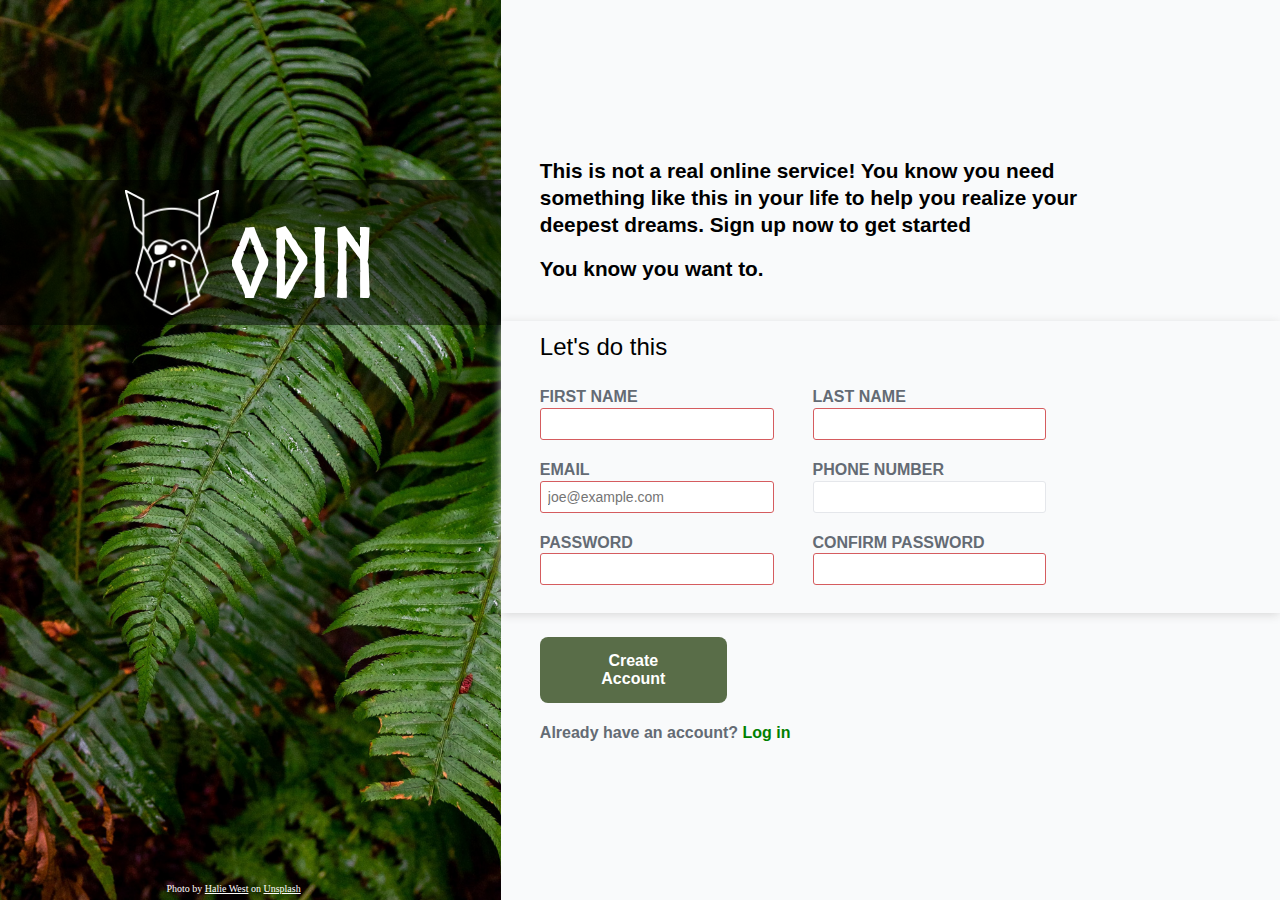
<file: index.html>
<!DOCTYPE html>
<html lang="en">
<head>
    <meta charset="UTF-8">
    <title>Sign Up Form</title>
    <link rel="stylesheet" href="styles.css">
    <script defer src="script.js"></script>
</head>
<body>
    <div class= "banner">
        <div class="logo">
            <div class="favicon"></div>
            <div class="name">ODIN</div>
        </div>
        <div class="credit">Photo by <u>Halie West</u> on <u>Unsplash</u></div>
    </div>

    <div class="form_container">
        <div class="Abstract">This is not a real online service! You know you need something like this in your life to help you realize your deepest dreams. Sign up now to get started
        <div class="coerce">You know you want to.</div></div>
        
        <form action="" method="get" class="user">
            <div class='user-form'>
                <div class="form-header">Let's do this</div>
                <div class = 'form-row'>
                    <label for="first-name">FIRST NAME</label>
                    <input id="first-name" name="first-name" type="text" required/>
                </div>
                <div class = 'form-row'>
                    <label for="last-name">LAST NAME</label>
                    <input id="last-name" name="last-name" type="text" required/>
                </div>

                <div class='form-row'>
                    <label for="email">EMAIL</label>
                    <input id="email"
                        name="email"
                        type="email"
                        placeholder="joe@example.com"
                        required />
                </div>

                <div class='form-row'>
                    <label for="phone">PHONE NUMBER</label>
                    <input id="number"
                        name="phone"
                        type="tel">
                </div> 

                <div class="form-row password">
                    <label for="password">PASSWORD</label>
                    <input id="password"
                        type = "password"
                        name = "password" required>
                </div>

                <div class="form-row">
                    <label for="confirm_password">CONFIRM PASSWORD</label>
                    <input id="confirm_password"
                        type = "password"
                        name = "confirm_password" required>
                </div>
        </div>
        <div class='form-row'>
            <button>Create Account</button>
          </div>

        <div class="log-in">
        Already have an account? <span>Log in</span>
        </div>
    
        </form>
    </div>

</body>
</html>
</file>
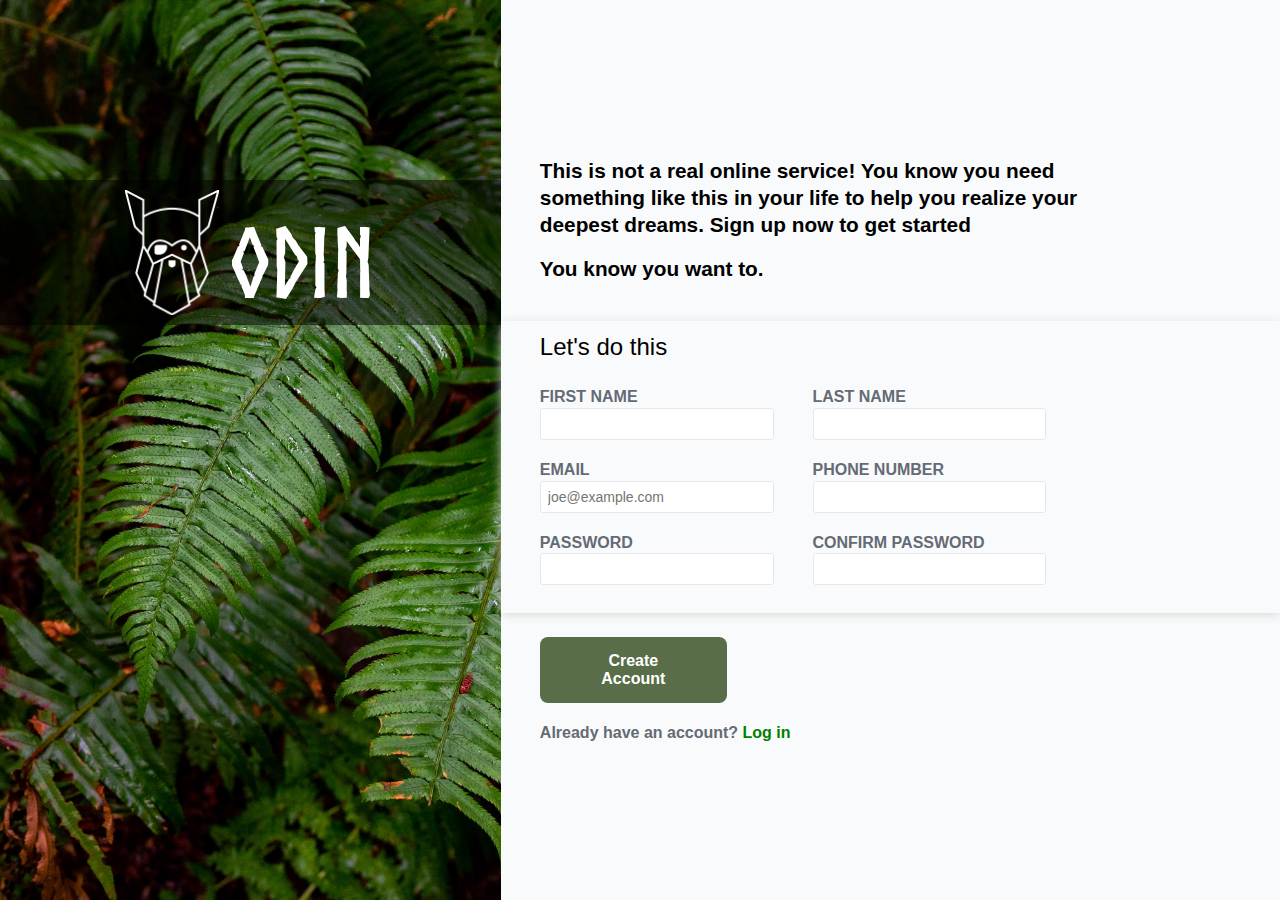
<file: sign_up.html>
<!DOCTYPE html>
<html lang="en">
<head>
    <meta charset="UTF-8">
    <title>Sign Up Form</title>
    <link rel="stylesheet" href="styles.css">
</head>
<body>
    <div class= "banner">
        <div class="logo">
            <div class="favicon"></div>
            <div class="name">ODIN</div>
        </div>
    </div>

    <div class="form_container">
        <div class="Abstract">This is not a real online service! You know you need something like this in your life to help you realize your deepest dreams. Sign up now to get started
        <div class="coerce">You know you want to.</div></div>
        
        <form action="" method="get" class="user-form">
            <div class="form-header">Let's do this</div>
            <div class = 'form-row'>
                <label for="first-name">FIRST NAME</label>
                <input id="first-name" name="first-name" type="text"/>
            </div>
            <div class = 'form-row'>
                <label for="last-name">LAST NAME</label>
                <input id="last-name" name="last-name" type="text"/>
            </div>

            <div class='form-row'>
                <label for="email">EMAIL</label>
                <input id="email"
                    name="email"
                    type="email"
                    placeholder="joe@example.com"
                    />
            </div>

            <div class='form-row'>
                <label for="phone">PHONE NUMBER</label>
                <input id="number"
                    name="phone"
                    type="tel">
            </div> 

            <div class="form-row">
                <label for="password">PASSWORD</label>
                <input id="password"
                    type = "password"
                    name = "password">
            </div>

            <div class="form-row">
                <label for="confirm_password">CONFIRM PASSWORD</label>
                <input id="confirm_password"
                    type = "password"
                    name = "confirm_password">
            </div>
            
        
        </form>

        <div class='form-row'>
            <button>Create Account</button>
          </div>

          <div class="log-in">
            Already have an account? <span>Log in</span>
          </div>
    </div>

</body>
</html>
</file>
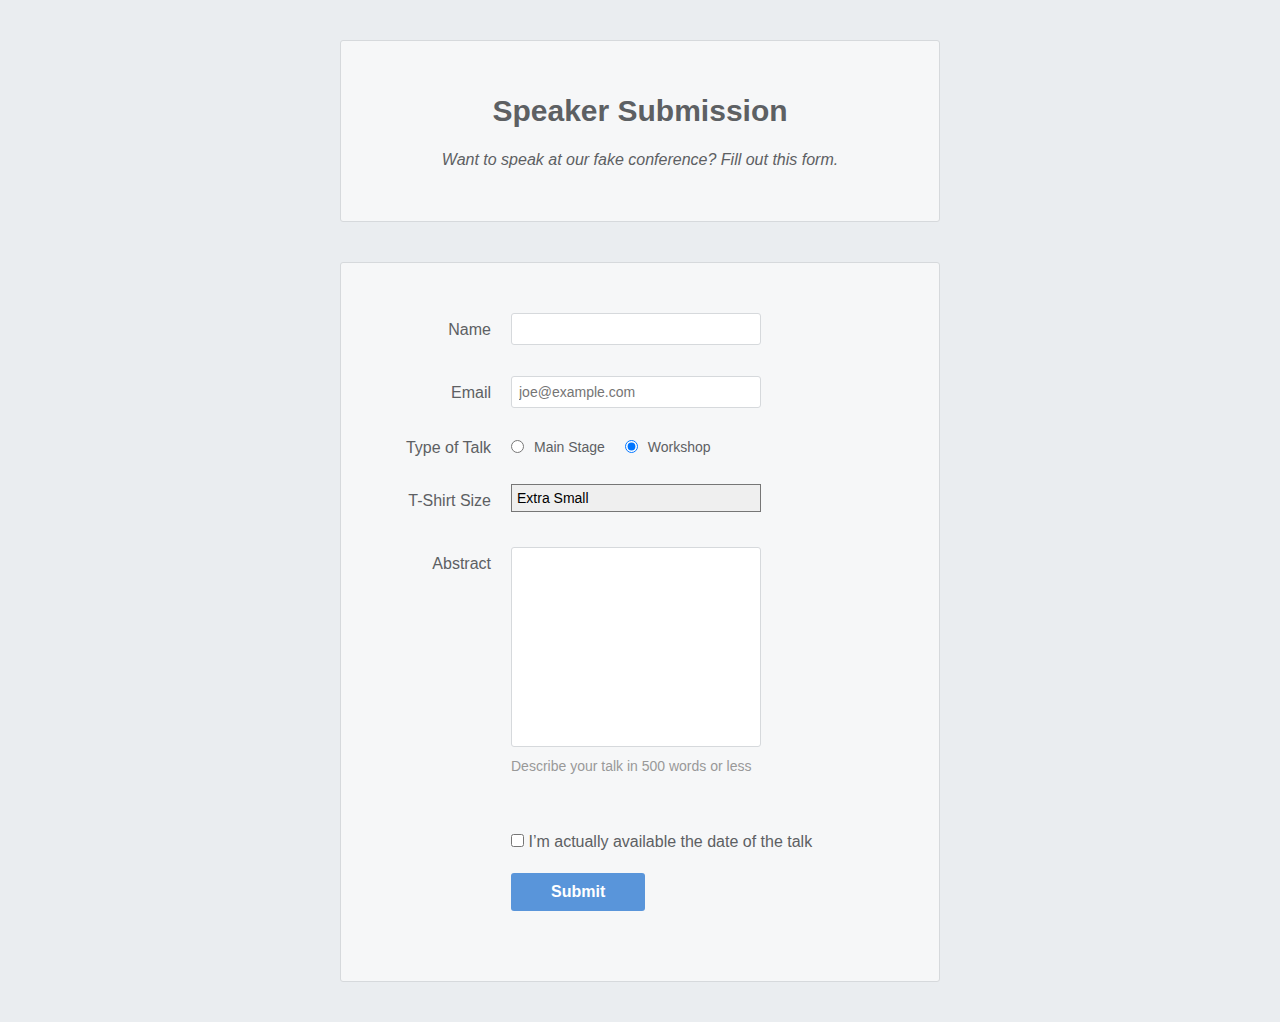
<file: Practice_Form/speaker-submission.html>
<!DOCTYPE html>
<html lang="en">
<head>
    <meta charset="UTF-8">
    <title>Speaker Submission</title>
    <link rel="stylesheet" href="styles.css"/>
</head>
<body>
    <header class='speaker-form-header'>
        <h1>Speaker Submission</h1>
        <p><em>Want to speak at our fake conference? Fill out this form.</em></p>
    </header>

    <form action="" method="get" class="speaker-form">
      
        <div class = 'form-row'>
            <label for="'full-name">Name</label>
            <input id="full-name" name="full-name" type="text"/>
        </div>
        
        <div class='form-row'>
            <label for="email">Email</label>
            <input id="email"
                name="email"
                type="email"
                placeholder="joe@example.com"
                />
        </div>

        <fieldset class="legacy-form-row">
            <legend>Type of Talk</legend>
            
            <input id="talk-type-1"
                name="talk-type"
                type="radio"
                value="main-stage"/>
            <label for ='talk-type-1' class="radio-label">Main Stage</label>
            
            <input id="talk-type-2"
                name="talk-type"
                type="radio"
                value="workshop"
                checked/>
            <label for ='talk-type-2' class="radio-label">Workshop</label>
        </fieldset>

        <div class='form-row'>
            <label for='t-shirt'>T-Shirt Size</label>
            <select id='t-shirt' name='t-shirt'>
              <option value='xs'>Extra Small</option>
              <option value='s'>Small</option>
              <option value='m'>Medium</option>
              <option value='l'>Large</option>
            </select>
        </div>

        <div class='form-row'>
            <label for='abstract'>Abstract</label>
            <textarea id='abstract' name='abstract'></textarea>
            <div class='instructions'>Describe your talk in 500 words or less</div>
        </div>

        <div class='form-row'>
            <label class='checkbox-label' for='available'>
            <input id='available'
                   name='available'
                   type='checkbox'
                   value='is-available'/>
            <span>I’m actually available the date of the talk</span>
            </label>
          </div>

          <div class='form-row'>
            <button>Submit</button>
          </div>

    </form>

</body>
</html>
</file>
<file: styles.css>
*{
    margin: 0;
    padding: 0;
    box-sizing: border-box;
}

@font-face {
    font-family: Norse;
    font-weight: bold;
    src: url("Assets/Norse-Bold.otf") format("opentype");
}

body{
    /* height: 100vh;
    width: 100vw; */
    font-size: 16px;
    line-height: 1.3;
    display: flex;
    background-color: #f9fafb;
}
.banner{
    background-image:url("Assets/unsplash.jpg");
    background-size:cover;
    background-repeat: no-repeat;
    width: 45%;
    min-height: 100vh;

}

.logo{
    position:relative;
    background-color: rgba(0,0,0,.5);
    width:100%;
    top: 20%;
    font-size: 6em;
    display:flex;
    justify-content: center;
    
}

.favicon{
    margin-top: 10px;
    margin-bottom:10px;
    background-image:url("Assets/odin-lined.png");
    width: 1.1em;
    background-size:contain;
    background-repeat: no-repeat;
    
}
.credit{
    position: absolute;
    color: white;
    font-size: 10px;
    bottom: 5px;
    left: 13%;
}
.name{
    padding-top:4%;
    font-family: Norse;
    color:white;
}
.form_container{
    display:relative;
    width:70%;
    display:flex;
    flex-direction: column;
    justify-content: center;
    flex-wrap: wrap;
    
}

.Abstract{
    margin-right:22%;
    padding-left: 5%;
    background-color: #f9fafb;
    font-family:sans-serif;
    font-size:1.3em;
    font-weight:600; 
}
.coerce{
    font-family:sans-serif;
    margin-top:3%;
}

.user-form{
    margin-top:5%;
    margin-bottom:3%;
    display:flex;
    flex-wrap:wrap;
    box-shadow: 0 2px 10px -1px lightgray;
    padding-bottom:1%;
}
.form-header{
    font-family:sans-serif;
    padding-top:10px;
    padding-left: 5%;
    width:100%;
    margin-bottom:25px;
    font-size:1.5em;
}
.form-row{
    font-family:sans-serif;
    padding-left: 5%;
    margin-bottom: 20px;
    width: 35%;
    display:flex;
    flex-direction: column;
    flex-wrap:wrap;
    font-weight: 600;
    color:#646b74;
    

}

.form-row input[type='text'],
.form-row input[type='email'],
.form-row input[type='password'],
.form-row input[type='tel'] {
    background-color: #FFFFFF;
    border: 1px solid #E5E7EB;
    border-radius: 3px;
    width: 100%;
    padding: 7px;
    font-size: 14px;
  }

  .form-row button {
    font-size: 1em;
    font-weight: bold;
    width: 80%;
    color: #FFFFFF;
    background-color: #596d48;
    display:flex;
    justify-content: center;
    border: none;
    border-radius: 8px;
  
    padding: 15px 40px;
    cursor: pointer;
  }
  input:focus{
    border: 1px solid blue !important;
    box-shadow: 0 1px 4px 0 gray !important; 
    outline:none;
    /* border: 2px solid blue; */
}
.error:focus{
    border: 1px solid #D55C5F !important;
    box-shadow: none;
}
  span{
    color: green;
  }


  .log-in{
    font-family:sans-serif;
    padding-left: 5%;
    width: 80%;
    gap: 5px;
    font-weight: 600;
    color:#646b74;
  }

.form-row input[type='text']:invalid,
.form-row input[type='email']:invalid,
.form-row input[type='tel']:invalid,
.form-row input[type='password']:invalid {
  border: 1px solid #D55C5F;
  color: #D55C5F;
  box-shadow: none; 
}

.error{
    border: 1px solid #D55C5F !important;
    box-shadow: none;
}

.error-text{
    font-size: 1em;
    font-weight:100;
    color: #D55C5F;
}
</file>
<file: Practice_Form/styles.css>
*{
    margin: 0;
    padding: 0;
    box-sizing: border-box;
}

body{
    color: #5D6063;
    background-color: #EAEDF0;
    font-family: "Helvetica", "Arial", sans-serif;
    font-size: 16px;
    line-height: 1.3;

    display: flex;
    flex-direction: column;
    align-items: center;
    
}

.speaker-form-header{
    text-align: center;
    background-color: #F6F7F8;
    border: 1px solid #D6D9DC;
    border-radius: 3px;

    width: 80%;
    margin: 40px 0;
    padding: 50px;

}

.speaker-form-header h1{
    font-size: 30px;
    margin-bottom: 20px;
}

.speaker-form{
    background-color: #F6F7F8;
    border: 1px solid #D6D9DC;
    border-radius: 3px;

    width: 80%;
    padding: 50px;
    margin: 0 0 40px 0;

}

.form-row{
    margin-bottom: 40px;
    display:flex;
    justify-content: flex-start;
    flex-direction: column;
    flex-wrap: wrap;
}

.form-row input[type='text'],
.form-row input[type='email']{
background-color: #FFFFFF;
border: 1px solid #D6D9DC;
border-radius: 3px;
width: 100%;
padding: 7px;
font-size: 14px;
}

.form-row label{
    margin-bottom: 15px;
}

.form-row input[type='text']:invalid,
.form-row input[type='email']:invalid{
    border: 1px solid #D55C5F;
    color: #D55C5F;
    box-shadow: none;
}

.legacy-form-row {
  border: none;
  margin-bottom: 40px;
}

.legacy-form-row legend {
  margin-bottom: 15px;
}

.legacy-form-row .radio-label {
  display: block;
  font-size: 14px;
  padding: 0 20px 0 10px;
}

.legacy-form-row input[type='radio'] {
  margin-top: 2px;
}
  
.legacy-form-row .radio-label,
.legacy-form-row input[type='radio'] {
  float:left;
}

.form-row select {
    width: 100%;
    padding: 5px;
    font-size: 14px;            /* This won't work in Chrome or Safari */
    -webkit-appearance: none;
  }

  .form-row textarea {
    font-family: "Helvetica", "Arial", sans-serif;
    font-size: 14px;
  
    border: 1px solid #D6D9DC;
    border-radius: 3px;
  
    min-height: 200px;
    margin-bottom: 10px;
    padding: 7px;
    resize: none;
  }
  
  .form-row .instructions {
    color: #999999;
    font-size: 14px;
    margin-bottom: 30px;
  }

  .form-row .checkbox-label {
    margin-bottom: 0;
  }

  .form-row button {
    font-size: 16px;
    font-weight: bold;
  
    color: #FFFFFF;
    background-color: #5995DA;
  
    border: none;
    border-radius: 3px;
  
    padding: 10px 40px;
    cursor: pointer;
  }

  .form-row button:hover {
    background-color: #76AEED;
  }

  .form-row button:active {
    background-color: #407FC7;
  }
@media only screen and (min-width: 700px) {
    
    .speaker-form-header,
    .speaker-form{
        width:600px;
    }
    .form-row{
        flex-direction: row;
        align-items: flex-start;
        margin-bottom: 20px;
    }
    .form-row input[type='text'],
    .form-row input[type='email'],
    .form-row select,
    .form-row textarea{
        width: 250px;
        height: initial;

    }


    .form-row label{
        text-align: right;
        width: 120px;
        margin-top: 7px;
        padding-right: 20px;
    }
    .legacy-form-row {
        margin-bottom: 10px;
      }
      .legacy-form-row legend {
        width: 120px;
        text-align: right;
        padding-right: 20px;
      }
      .legacy-form-row legend {
        float: left;
      }

      .form-row .instructions {
        margin-left: 120px;
      }

      .form-row .checkbox-label {
        margin-left: 120px;
        width: auto;
      }

      .form-row button {
        margin-left: 120px;
      }
    
}
</file>
